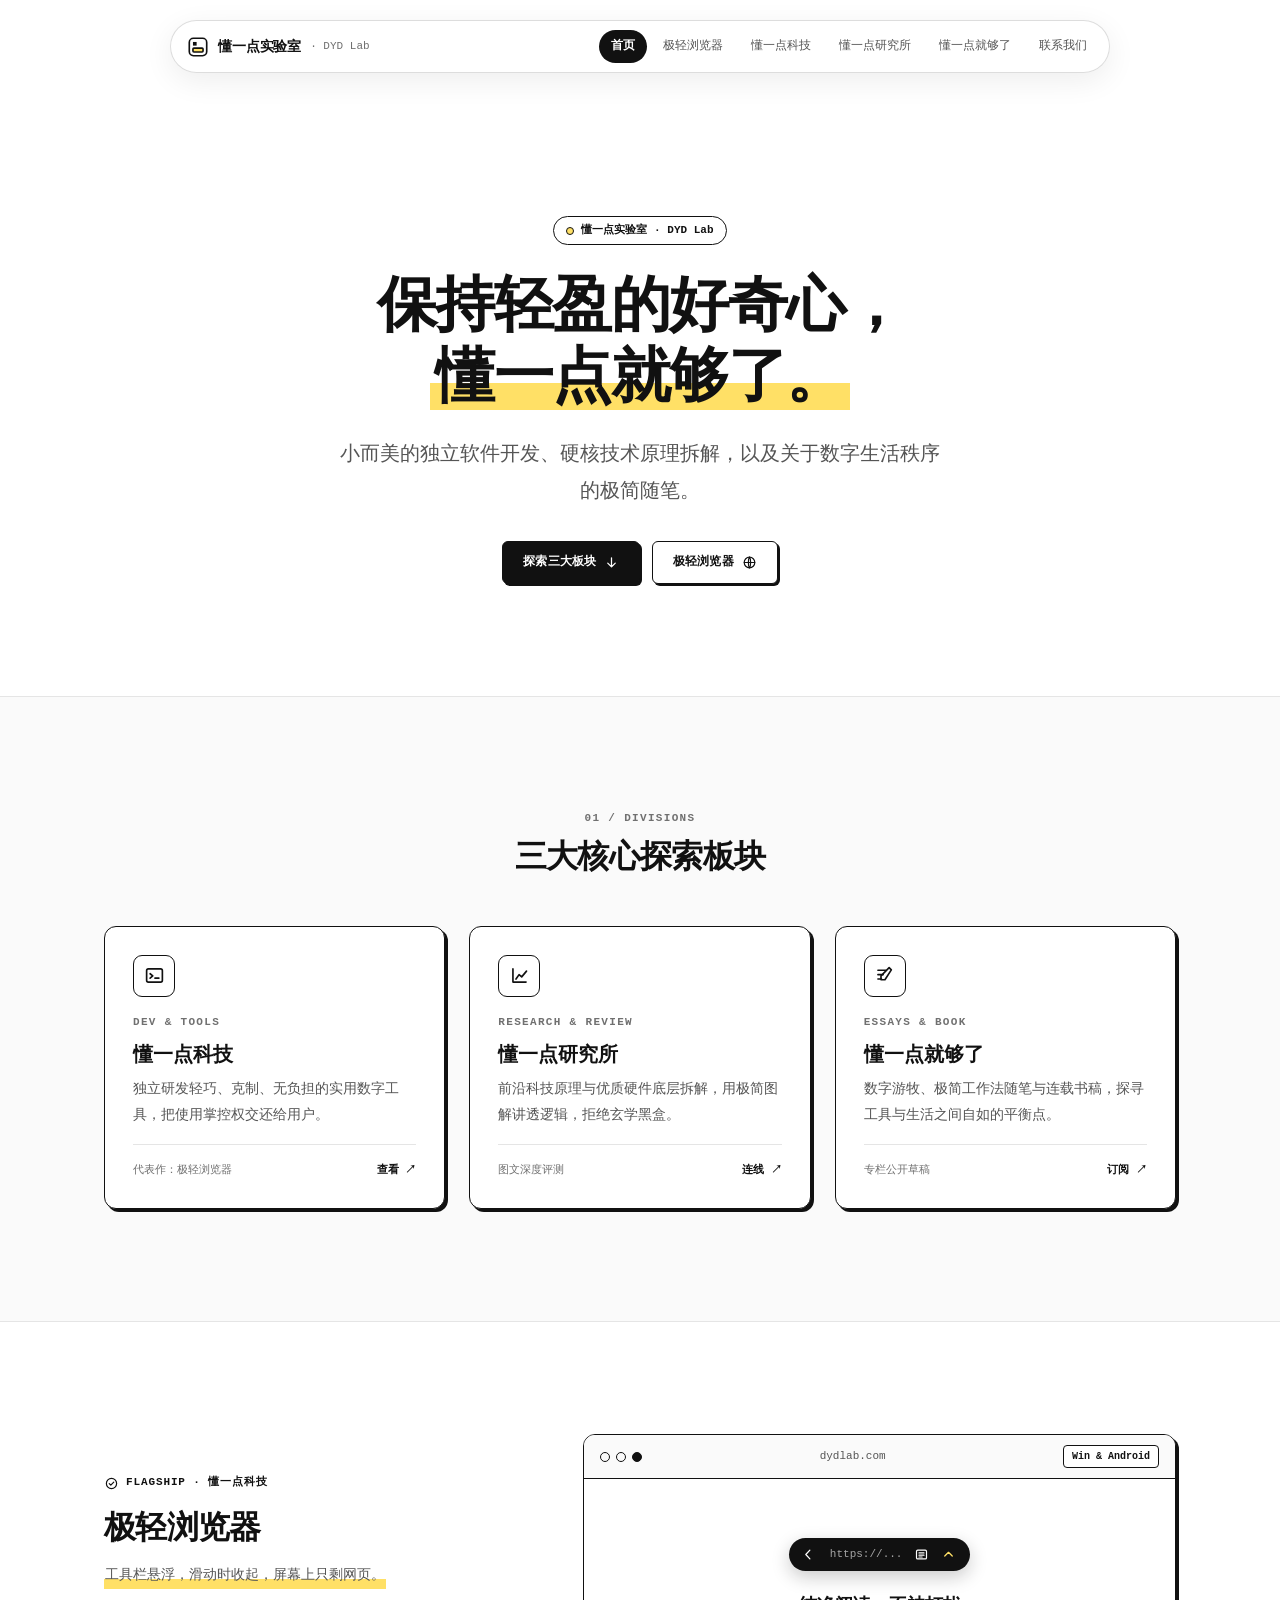
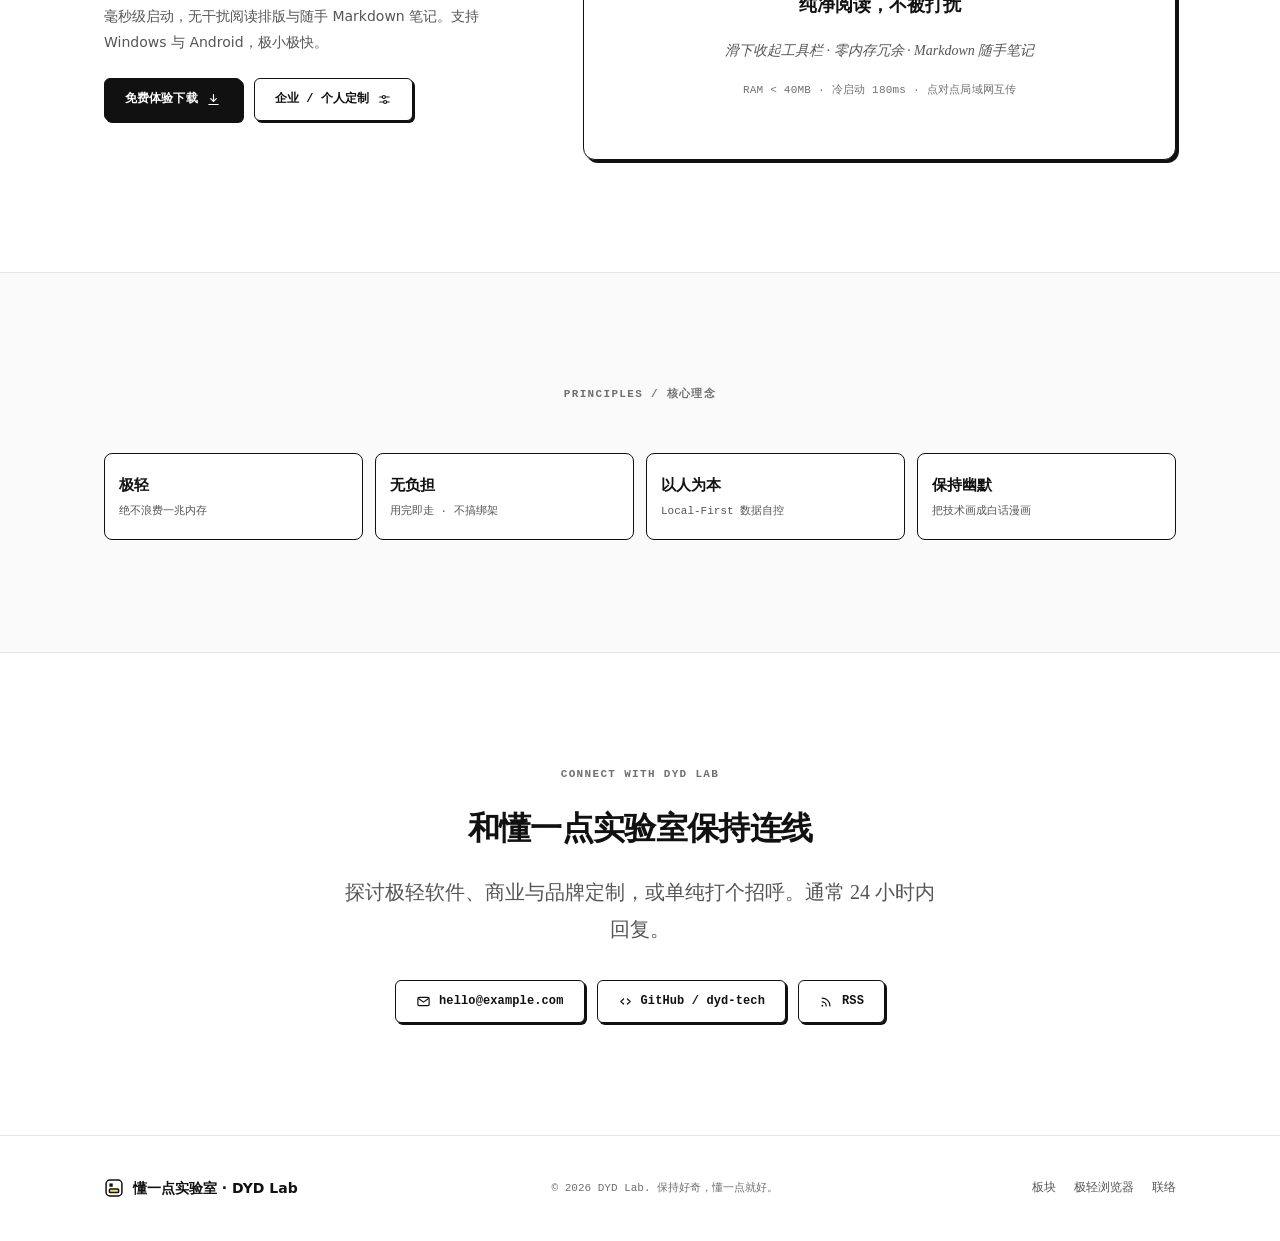
<file: index.html>
<!DOCTYPE html>
<html lang="zh-CN">
<head>
<meta charset="utf-8">
<meta name="viewport" content="width=device-width, initial-scale=1">
<title>懂一点实验室 · DYD Lab</title>
<meta name="description" content="懂一点实验室（DYD Lab）：小而美的独立软件开发、技术原理拆解，以及关于数字生活秩序的极简随笔。主产品是极轻浏览器，支持 Windows 与 Android。">
<link rel="stylesheet" href="assets/style.css">
<link rel="canonical" href="https://dydlab.com/">
<link rel="icon" href="assets/logo.svg" type="image/svg+xml">
</head>
<body>
<a class="skip" href="#main">跳到正文</a>

<!-- 下面这些地址目前还没有真实页面，先占位：
     · RSS 订阅源
     · 页脚邮箱 hello@example.com
     找到真实地址后整站替换。 -->

<header class="masthead">
  <div class="pill">
    <a class="brand" href="index.html" aria-label="懂一点实验室 首页">
      <svg viewBox="0 0 24 24" fill="none" stroke="currentColor" stroke-width="1.8" stroke-linecap="round" stroke-linejoin="round" aria-hidden="true">
        <rect x="2.5" y="2.5" width="19" height="19" rx="4.5"/>
        <rect x="6.5" y="6.5" width="4" height="4" fill="currentColor" stroke="none"/>
        <rect x="6.5" y="13.2" width="11" height="4.2" rx="1" style="fill:var(--hi)"/>
      </svg>
      <span class="name">懂一点实验室</span>
      <span class="sub">· DYD Lab</span>
    </a>
    <nav class="nav" aria-label="站内导航">
      <a href="index.html" aria-current="page">首页</a>
      <a href="https://dydlab.com/superlight-browser/">极轻浏览器</a>
      <a href="#divisions">懂一点科技</a>
      <a href="#divisions">懂一点研究所</a>
      <a href="#divisions">懂一点就够了</a>
      <a href="#contact">联系我们</a>
    </nav>
  </div>
</header>

<main id="main">

  <section class="center">
    <div class="wrap wrap-narrow hero">
      <span class="tag"><span class="dot"></span>懂一点实验室 · DYD Lab</span>
      <h1>保持轻盈的好奇心，<br><span class="hi">懂一点就够了。</span></h1>
      <p class="lede">小而美的独立软件开发、硬核技术原理拆解，以及关于数字生活秩序的极简随笔。</p>
      <div class="actions">
        <a class="btn btn-ink" href="#divisions">探索三大板块
          <svg viewBox="0 0 24 24" fill="none" stroke="currentColor" stroke-width="2" stroke-linecap="round" stroke-linejoin="round" aria-hidden="true"><path d="M12 4.5v14M6 13l6 6 6-6"/></svg>
        </a>
        <a class="btn btn-line" href="https://dydlab.com/superlight-browser/">极轻浏览器
          <svg viewBox="0 0 24 24" fill="none" stroke="currentColor" stroke-width="1.9" stroke-linecap="round" stroke-linejoin="round" aria-hidden="true"><circle cx="12" cy="12" r="8.5"/><path d="M3.6 12h16.8M12 3.5c2.4 2.6 2.4 14.4 0 17M12 3.5c-2.4 2.6-2.4 14.4 0 17"/></svg>
        </a>
      </div>
    </div>
  </section>

  <section class="band" id="divisions">
    <div class="wrap">
      <div class="sec-head">
        <span class="eyebrow">01 / Divisions</span>
        <h2>三大核心探索板块</h2>
      </div>
      <div class="grid3">

        <article class="panel card">
          <span class="icon">
            <svg viewBox="0 0 24 24" fill="none" stroke="currentColor" stroke-width="1.9" stroke-linecap="round" stroke-linejoin="round" aria-hidden="true"><rect x="3" y="4.5" width="18" height="15" rx="2"/><path d="M7 10l3 2.5L7 15M12.5 15h4.5"/></svg>
          </span>
          <div class="body">
            <span class="eyebrow">Dev &amp; Tools</span>
            <h3>懂一点科技</h3>
            <p>独立研发轻巧、克制、无负担的实用数字工具，把使用掌控权交还给用户。</p>
          </div>
          <div class="foot">
            <span class="who">代表作：极轻浏览器</span>
            <a href="https://dydlab.com/superlight-browser/">查看 ↗</a>
          </div>
        </article>

        <article class="panel card">
          <span class="icon">
            <svg viewBox="0 0 24 24" fill="none" stroke="currentColor" stroke-width="1.9" stroke-linecap="round" stroke-linejoin="round" aria-hidden="true"><path d="M4.5 4.5v15h15"/><path d="M8 16l3.5-5 3 2.6L20 7"/></svg>
          </span>
          <div class="body">
            <span class="eyebrow">Research &amp; Review</span>
            <h3>懂一点研究所</h3>
            <p>前沿科技原理与优质硬件底层拆解，用极简图解讲透逻辑，拒绝玄学黑盒。</p>
          </div>
          <div class="foot">
            <span class="who">图文深度评测</span>
            <a href="#contact">连线 ↗</a>
          </div>
        </article>

        <article class="panel card">
          <span class="icon">
            <svg viewBox="0 0 24 24" fill="none" stroke="currentColor" stroke-width="1.9" stroke-linecap="round" stroke-linejoin="round" aria-hidden="true"><path d="M4.5 6h9M4.5 11h6M4.5 16h4"/><path d="M19.8 5.6 17.3 3.1 8 12.4v4.5h4.5z"/></svg>
          </span>
          <div class="body">
            <span class="eyebrow">Essays &amp; Book</span>
            <h3>懂一点就够了</h3>
            <p>数字游牧、极简工作法随笔与连载书稿，探寻工具与生活之间自如的平衡点。</p>
          </div>
          <div class="foot">
            <span class="who">专栏公开草稿</span>
            <a href="#contact">订阅 ↗</a>
          </div>
        </article>

      </div>
    </div>
  </section>

  <section id="browser">
    <div class="wrap split">
      <div class="copy">
        <span class="flag">
          <svg viewBox="0 0 24 24" fill="none" stroke="currentColor" stroke-width="1.9" stroke-linecap="round" stroke-linejoin="round" aria-hidden="true"><circle cx="12" cy="12" r="8.2"/><path d="m8.4 12.2 2.5 2.5 4.7-5"/></svg>
          Flagship · 懂一点科技
        </span>
        <h2>极轻浏览器</h2>
        <p class="quote hi">工具栏悬浮，滑动时收起，屏幕上只剩网页。</p>
        <!-- 占位：毫秒级启动、极小极快这些数字还没实测，等你改文案时一起定 -->
        <p>毫秒级启动，无干扰阅读排版与随手 Markdown 笔记。支持 Windows 与 Android，极小极快。</p>
        <div class="actions">
          <a class="btn btn-ink" href="https://dydlab.com/superlight-browser/">免费体验下载
            <svg viewBox="0 0 24 24" fill="none" stroke="currentColor" stroke-width="1.9" stroke-linecap="round" stroke-linejoin="round" aria-hidden="true"><path d="M12 4v11M7.5 10.5 12 15l4.5-4.5M4.5 20h15"/></svg>
          </a>
          <a class="btn btn-line" href="mailto:hello@example.com?subject=%E6%9E%81%E8%BD%BB%E6%B5%8F%E8%A7%88%E5%99%A8%E5%AE%9A%E5%88%B6%E5%92%A8%E8%AF%A2">企业 / 个人定制
            <svg viewBox="0 0 24 24" fill="none" stroke="currentColor" stroke-width="1.9" stroke-linecap="round" stroke-linejoin="round" aria-hidden="true"><path d="M4.5 8h4M13.5 8h6M4.5 16h6M15.5 16h4"/><circle cx="11" cy="8" r="2.4" style="fill:var(--paper)"/><circle cx="13" cy="16" r="2.4" style="fill:var(--paper)"/></svg>
          </a>
        </div>
      </div>

      <div class="panel mock">
        <div class="mock-bar">
          <span class="dots" aria-hidden="true"><i></i><i></i><i></i></span>
          <span class="url">dydlab.com</span>
          <span class="chip">Win &amp; Android</span>
        </div>
        <div class="mock-body">
          <span class="toolbar" aria-hidden="true">
            <svg viewBox="0 0 24 24" fill="none" stroke="currentColor" stroke-width="2" stroke-linecap="round" stroke-linejoin="round"><path d="M11 5 4.5 12 11 19"/></svg>
            <span class="addr">https://...</span>
            <svg viewBox="0 0 24 24" fill="none" stroke="currentColor" stroke-width="1.9" stroke-linecap="round" stroke-linejoin="round"><rect x="4" y="5" width="16" height="14" rx="2"/><path d="M8 9.5h8M8 13h8M8 16h5"/></svg>
            <svg class="up" viewBox="0 0 24 24" fill="none" stroke="currentColor" stroke-width="2" stroke-linecap="round" stroke-linejoin="round"><path d="m6 14.5 6-6 6 6"/></svg>
          </span>
          <h4>纯净阅读，不被打扰</h4>
          <p class="sub">滑下收起工具栏 · 零内存冗余 · Markdown 随手笔记</p>
          <!-- 占位：这两个数值是设计稿里带的，没实测过 -->
          <p class="stat">RAM &lt; 40MB · 冷启动 180ms · 点对点局域网互传</p>
        </div>
      </div>
    </div>
  </section>

  <section class="band" id="principles">
    <div class="wrap">
      <div class="sec-head">
        <span class="eyebrow">Principles / 核心理念</span>
      </div>
      <div class="chips">
        <div class="chip"><b>极轻</b><span>绝不浪费一兆内存</span></div>
        <div class="chip"><b>无负担</b><span>用完即走 · 不搞绑架</span></div>
        <div class="chip"><b>以人为本</b><span>Local-First 数据自控</span></div>
        <div class="chip"><b>保持幽默</b><span>把技术画成白话漫画</span></div>
      </div>
    </div>
  </section>

  <section id="contact">
    <div class="wrap wrap-narrow hero center">
      <span class="eyebrow">Connect with DYD Lab</span>
      <h2>和懂一点实验室保持连线</h2>
      <!-- 占位：24 小时回复这个承诺先别写死 -->
      <p class="lede">探讨极轻软件、商业与品牌定制，或单纯打个招呼。通常 24 小时内回复。</p>
      <div class="actions">
        <a class="btn btn-line" href="mailto:hello@example.com">
          <svg viewBox="0 0 24 24" fill="none" stroke="currentColor" stroke-width="1.9" stroke-linecap="round" stroke-linejoin="round" aria-hidden="true"><rect x="3" y="5.5" width="18" height="13" rx="2"/><path d="m4.5 7.5 7.5 5.5 7.5-5.5"/></svg>
          hello@example.com
        </a>
        <a class="btn btn-line" href="https://github.com/dyd-tech" rel="noopener" target="_blank">
          <svg viewBox="0 0 24 24" fill="none" stroke="currentColor" stroke-width="1.9" stroke-linecap="round" stroke-linejoin="round" aria-hidden="true"><path d="m9 8-4.5 4L9 16M15 8l4.5 4L15 16"/></svg>
          GitHub / dyd-tech
        </a>
        <a class="btn btn-line" href="#contact">
          <svg viewBox="0 0 24 24" fill="none" stroke="currentColor" stroke-width="1.9" stroke-linecap="round" stroke-linejoin="round" aria-hidden="true"><path d="M5 12.5a6.5 6.5 0 0 1 6.5 6.5M5 6.5A12.5 12.5 0 0 1 17.5 19"/><circle cx="5.4" cy="18.6" r="1.5" fill="currentColor" stroke="none"/></svg>
          RSS
        </a>
      </div>
    </div>
  </section>

</main>

<footer class="site-foot">
  <div class="wrap foot-line">
    <span class="who">
      <svg viewBox="0 0 24 24" fill="none" stroke="currentColor" stroke-width="1.8" stroke-linecap="round" stroke-linejoin="round" aria-hidden="true"><rect x="2.5" y="2.5" width="19" height="19" rx="4.5"/><rect x="6.5" y="6.5" width="4" height="4" fill="currentColor" stroke="none"/><rect x="6.5" y="13.2" width="11" height="4.2" rx="1" style="fill:var(--hi)"/></svg>
      懂一点实验室 · DYD Lab
    </span>
    <span class="copy">© 2026 DYD Lab. 保持好奇，懂一点就好。</span>
    <nav aria-label="页脚导航">
      <a href="#divisions">板块</a>
      <a href="https://dydlab.com/superlight-browser/">极轻浏览器</a>
      <a href="#contact">联络</a>
    </nav>
  </div>
</footer>

</body>
</html>
</file>
<file: assets/style.css>
/* 懂一点实验室 · DYD Tech 全站样式。零构建、不下载字体、不用 JavaScript。
   视觉语言来自 ref/stitch_ 那版设计：墨线分格 + 硬边偏移投影 + 荧光笔黄。
   原稿用 Tailwind CDN、Google Fonts 和 Material Symbols，这里全部换成了
   系统字体和内联 SVG，因为那些外链在国内加载不出来。 */

:root {
  color-scheme: light;

  --paper: #ffffff;
  --canvas: #fafafa;
  --ink: #111111;
  --ink-2: #555555;
  --ink-3: #707070;
  --hairline: #e5e5e5;
  --hi: #ffe066;

  --sans: system-ui, -apple-system, "Segoe UI", "PingFang SC", "Hiragino Sans GB", "Microsoft YaHei", "Noto Sans CJK SC", sans-serif;
  --serif: Georgia, "Iowan Old Style", "Songti SC", "Source Han Serif SC", "Noto Serif CJK SC", SimSun, serif;
  --mono: ui-monospace, "Cascadia Mono", "SF Mono", Menlo, Consolas, "Liberation Mono", monospace;

  --gutter: 24px;
  --maxw: 1120px;
  --stroke: 1.5px;
  --sh-sm: 2px 2px 0 var(--ink);
  --sh-md: 3px 3px 0 var(--ink);
  --drop: 0 8px 30px rgba(17, 17, 17, .07);
}

@media (prefers-color-scheme: dark) {
  :root {
    color-scheme: dark;
    --paper: #101011;
    --canvas: #17181a;
    --ink: #f2f1ec;
    --ink-2: #a5a49d;
    --ink-3: #9a9892;
    --hairline: #2c2d30;
    --hi: #ffd84d;
    --drop: 0 8px 30px rgba(0, 0, 0, .55);
  }
}

*, *::before, *::after { box-sizing: border-box; }

html {
  -webkit-text-size-adjust: 100%;
  scroll-behavior: smooth;
}

body {
  margin: 0;
  background: var(--paper);
  color: var(--ink);
  font-family: var(--sans);
  font-size: 1rem;
  line-height: 1.75;
  -webkit-font-smoothing: antialiased;
}

h1, h2, h3, h4, p, ul, ol, dl, dd, figure { margin: 0; }
ul, ol { padding: 0; list-style: none; }

h1 {
  font-size: clamp(2.125rem, 7.4vw, 3.75rem);
  font-weight: 800;
  line-height: 1.18;
  letter-spacing: -.025em;
}
h2 {
  font-size: clamp(1.5rem, 3.4vw, 2rem);
  font-weight: 800;
  line-height: 1.3;
  letter-spacing: -.02em;
}
h3 { font-size: 1.25rem; font-weight: 700; line-height: 1.4; }

a { color: inherit; text-decoration: none; }
a:hover { text-decoration: underline; text-decoration-thickness: 1.5px; text-underline-offset: .18em; }

::selection { background: var(--hi); color: var(--ink); }

:focus-visible { outline: 2px solid var(--ink); outline-offset: 3px; }

.wrap {
  width: 100%;
  max-width: var(--maxw);
  margin-inline: auto;
  padding-inline: var(--gutter);
}
.wrap-narrow { max-width: 760px; }

.skip {
  position: absolute;
  left: -9999px;
  top: 16px;
  z-index: 60;
  background: var(--ink);
  color: var(--paper);
  padding: 8px 16px;
}
.skip:focus { left: 16px; }

/* 通用小标签：等宽、字号小、字距拉开，像制图时的标注 */
.eyebrow {
  font-family: var(--mono);
  font-size: .6875rem;
  font-weight: 600;
  letter-spacing: .12em;
  text-transform: uppercase;
  color: var(--ink-3);
}

/* 荧光笔：只用来标最想说的那一句 */
.hi {
  background: linear-gradient(180deg, transparent 62%, var(--hi) 62%);
  -webkit-box-decoration-break: clone;
  box-decoration-break: clone;
  padding-inline: .08em;
}

/* ---------- 悬浮胶囊导航 ---------- */
.masthead {
  position: fixed;
  top: 20px;
  left: 0;
  right: 0;
  z-index: 50;
  display: flex;
  justify-content: center;
  padding-inline: 16px;
  pointer-events: none;
}
.pill {
  pointer-events: auto;
  display: flex;
  align-items: center;
  gap: 20px;
  width: 100%;
  max-width: 940px;
  padding: 9px 10px 9px 16px;
  min-width: 0;
  border: 1px solid color-mix(in srgb, var(--ink) 14%, transparent);
  border-radius: 999px;
  background: color-mix(in srgb, var(--paper) 88%, transparent);
  -webkit-backdrop-filter: blur(12px) saturate(1.4);
  backdrop-filter: blur(12px) saturate(1.4);
  box-shadow: var(--drop);
}
.brand { display: flex; align-items: center; gap: 9px; flex: none; }
.brand svg { width: 22px; height: 22px; display: block; }
.brand .name { font-size: .875rem; font-weight: 800; letter-spacing: -.01em; white-space: nowrap; }
.brand .sub {
  font-family: var(--mono);
  font-size: .6875rem;
  color: var(--ink-3);
  white-space: nowrap;
}
.nav {
  display: flex;
  align-items: center;
  gap: 4px;
  min-width: 0;
  overflow-x: auto;
  scrollbar-width: none;
  margin-left: auto;
}
.nav::-webkit-scrollbar { display: none; }
.nav a {
  display: block;
  padding: 6px 12px;
  border-radius: 999px;
  font-family: var(--mono);
  font-size: .75rem;
  white-space: nowrap;
  color: var(--ink-2);
}
.nav a:hover { color: var(--ink); text-decoration: none; }
.nav a[aria-current="page"] {
  background: var(--ink);
  color: var(--paper);
  font-weight: 600;
}

/* ---------- 按钮 ---------- */
.btn {
  display: inline-flex;
  align-items: center;
  justify-content: center;
  gap: 8px;
  padding: 10px 20px;
  border: var(--stroke) solid var(--ink);
  border-radius: 6px;
  font-family: var(--mono);
  font-size: .75rem;
  font-weight: 700;
  letter-spacing: .01em;
  box-shadow: var(--sh-sm);
  transition: transform .15s ease, box-shadow .15s ease, background-color .15s ease;
}
.btn:hover { text-decoration: none; }
.btn svg { width: 15px; height: 15px; flex: none; }
.btn-ink { background: var(--ink); color: var(--paper); }
.btn-line { background: var(--paper); color: var(--ink); }
.btn-line:hover { background: var(--ink); color: var(--paper); }
.btn:hover { transform: translate(-1px, -1px); box-shadow: var(--sh-md); }
.btn:active { transform: translate(1px, 1px); box-shadow: 0 0 0 var(--ink); }

/* ---------- 面板与标签 ---------- */
.panel {
  border: var(--stroke) solid var(--ink);
  border-radius: 12px;
  background: var(--paper);
  box-shadow: var(--sh-md);
}
.tag {
  display: inline-flex;
  align-items: center;
  gap: 7px;
  padding: 4px 12px;
  border: 1px solid var(--ink);
  border-radius: 999px;
  background: var(--paper);
  font-family: var(--mono);
  font-size: .6875rem;
  font-weight: 700;
}
.tag .dot {
  width: 8px;
  height: 8px;
  border-radius: 50%;
  border: 1px solid var(--ink);
  background: var(--hi);
  flex: none;
}

/* ---------- 版面节奏 ---------- */
main { padding-top: 104px; }
section { padding-block: clamp(64px, 9vw, 112px); scroll-margin-top: 104px; }
.band { background: var(--canvas); border-block: 1px solid var(--hairline); }
.center { text-align: center; }
.sec-head { display: grid; gap: 8px; justify-items: center; margin-bottom: clamp(32px, 5vw, 48px); }
.sec-head p { color: var(--ink-2); max-width: 34em; }

/* ---------- 首屏 ---------- */
.hero { display: grid; gap: 24px; justify-items: center; }
.hero h1 { max-width: 18em; }
.hero .lede {
  font-family: var(--serif);
  font-size: clamp(1.0625rem, 2.4vw, 1.25rem);
  line-height: 1.85;
  color: var(--ink-2);
  max-width: 30em;
}
.actions { display: flex; flex-wrap: wrap; gap: 12px; justify-content: center; padding-top: 8px; }

/* ---------- 三大板块 ---------- */
.grid3 {
  display: grid;
  gap: 24px;
  grid-template-columns: repeat(auto-fit, minmax(260px, 1fr));
  align-items: start;
}
.card { display: flex; flex-direction: column; gap: 16px; padding: 28px; }
.card:hover { transform: translateY(-2px); transition: transform .15s ease; }
.card .icon {
  display: grid;
  place-items: center;
  width: 42px;
  height: 42px;
  border: var(--stroke) solid var(--ink);
  border-radius: 9px;
  background: var(--paper);
}
.card .icon svg { width: 21px; height: 21px; }
.card .body { display: grid; gap: 8px; }
.card .body p { font-size: .875rem; line-height: 1.85; color: var(--ink-2); }
.card .foot {
  display: flex;
  align-items: center;
  justify-content: space-between;
  gap: 12px;
  padding-top: 16px;
  border-top: 1px solid var(--hairline);
  font-family: var(--mono);
  font-size: .6875rem;
}
.card .foot .who { color: var(--ink-3); }
.card .foot a { font-weight: 700; }

/* ---------- 极轻浏览器 ---------- */
.split {
  display: grid;
  gap: clamp(32px, 5vw, 56px);
  align-items: center;
  grid-template-columns: minmax(0, 5fr) minmax(0, 7fr);
}
@media (max-width: 56rem) { .split { grid-template-columns: minmax(0, 1fr); } }
.split .copy { display: grid; gap: 14px; justify-items: start; }
.split .flag {
  display: inline-flex;
  align-items: center;
  gap: 7px;
  font-family: var(--mono);
  font-size: .6875rem;
  font-weight: 700;
  letter-spacing: .08em;
  text-transform: uppercase;
  color: var(--ink);
}
.split .flag svg { width: 15px; height: 15px; }
.split .copy p { font-size: .875rem; line-height: 1.9; color: var(--ink-2); }
.split .quote {
  font-family: var(--serif);
  font-size: 1.0625rem;
  font-weight: 500;
  line-height: 1.8;
  color: var(--ink);
}

/* 浏览器示意图：顶部标题栏 + 中间那条悬浮工具栏 */
.mock { overflow: hidden; }
.mock-bar {
  display: flex;
  align-items: center;
  justify-content: space-between;
  gap: 12px;
  padding: 10px 16px;
  background: var(--canvas);
  border-bottom: var(--stroke) solid var(--ink);
}
.mock-bar .dots { display: flex; gap: 6px; flex: none; }
.mock-bar .dots i {
  width: 10px;
  height: 10px;
  border-radius: 50%;
  border: 1px solid var(--ink);
}
.mock-bar .dots i:last-child { background: var(--ink); }
.mock-bar .url { font-family: var(--mono); font-size: .6875rem; color: var(--ink-2); }
.mock-bar .chip {
  padding: 2px 8px;
  border: 1px solid var(--ink);
  border-radius: 4px;
  font-family: var(--mono);
  font-size: .625rem;
  font-weight: 700;
  white-space: nowrap;
}
.mock-body {
  display: grid;
  gap: 18px;
  justify-items: center;
  align-content: center;
  min-height: 280px;
  padding: 40px 24px;
  text-align: center;
}
.mock-body.short { min-height: 190px; padding-block: 32px; }
.toolbar {
  display: inline-flex;
  align-items: center;
  gap: 12px;
  padding: 7px 14px;
  border-radius: 999px;
  background: var(--ink);
  color: var(--paper);
  box-shadow: 0 6px 18px rgba(17, 17, 17, .22);
}
.toolbar svg { width: 15px; height: 15px; flex: none; }
.toolbar .addr { font-family: var(--mono); font-size: .6875rem; color: color-mix(in srgb, var(--paper) 62%, var(--ink)); }
.toolbar .up { color: var(--hi); }
.mock-body h4 { font-size: 1.125rem; font-weight: 800; }
.mock-body .sub { font-family: var(--serif); font-style: italic; font-size: .875rem; color: var(--ink-2); }
.mock-body .stat { font-family: var(--mono); font-size: .6875rem; color: var(--ink-3); letter-spacing: .02em; }

/* ---------- 理念 ---------- */
.chips {
  display: grid;
  gap: 12px;
  grid-template-columns: repeat(auto-fit, minmax(150px, 1fr));
}
.chip {
  display: grid;
  gap: 4px;
  padding: 18px 14px;
  border: 1px solid var(--ink);
  border-radius: 8px;
  background: var(--paper);
  transition: border-color .15s ease, box-shadow .15s ease;
}
.chip:hover { box-shadow: var(--sh-sm); }
.chip b { font-size: .9375rem; font-weight: 800; }
.chip span { font-family: var(--mono); font-size: .6875rem; color: var(--ink-2); }

/* ---------- 页脚 ---------- */
.site-foot { border-top: 1px solid var(--hairline); padding-block: 40px; }
.foot-line {
  display: flex;
  align-items: center;
  justify-content: space-between;
  flex-wrap: wrap;
  gap: 16px 24px;
}
.foot-line .who { display: flex; align-items: center; gap: 9px; font-size: .875rem; font-weight: 700; }
.foot-line .who svg { width: 20px; height: 20px; }
.foot-line .copy { font-family: var(--mono); font-size: .6875rem; color: var(--ink-3); }
.foot-line nav { display: flex; gap: 18px; font-family: var(--mono); font-size: .75rem; }
.foot-line nav a { color: var(--ink-2); }
.foot-line nav a:hover { color: var(--ink); }

/* ---------- 404 ---------- */
.lost { display: grid; gap: 24px; justify-items: center; min-height: calc(100vh - 200px); align-content: center; }
.lost .code {
  font-size: clamp(4rem, 20vw, 9rem);
  font-weight: 800;
  line-height: .9;
  letter-spacing: -.05em;
}

@media (max-width: 40rem) {
  .brand .sub { display: none; }
  main { padding-top: 92px; }
  section { scroll-margin-top: 92px; }
}

@media (prefers-reduced-motion: reduce) {
  html { scroll-behavior: auto; }
  *, *::before, *::after {
    transition-duration: .01ms !important;
    animation-duration: .01ms !important;
  }
  .btn:hover, .btn:active { transform: none; }
  .card:hover { transform: none; }
}
</file>
